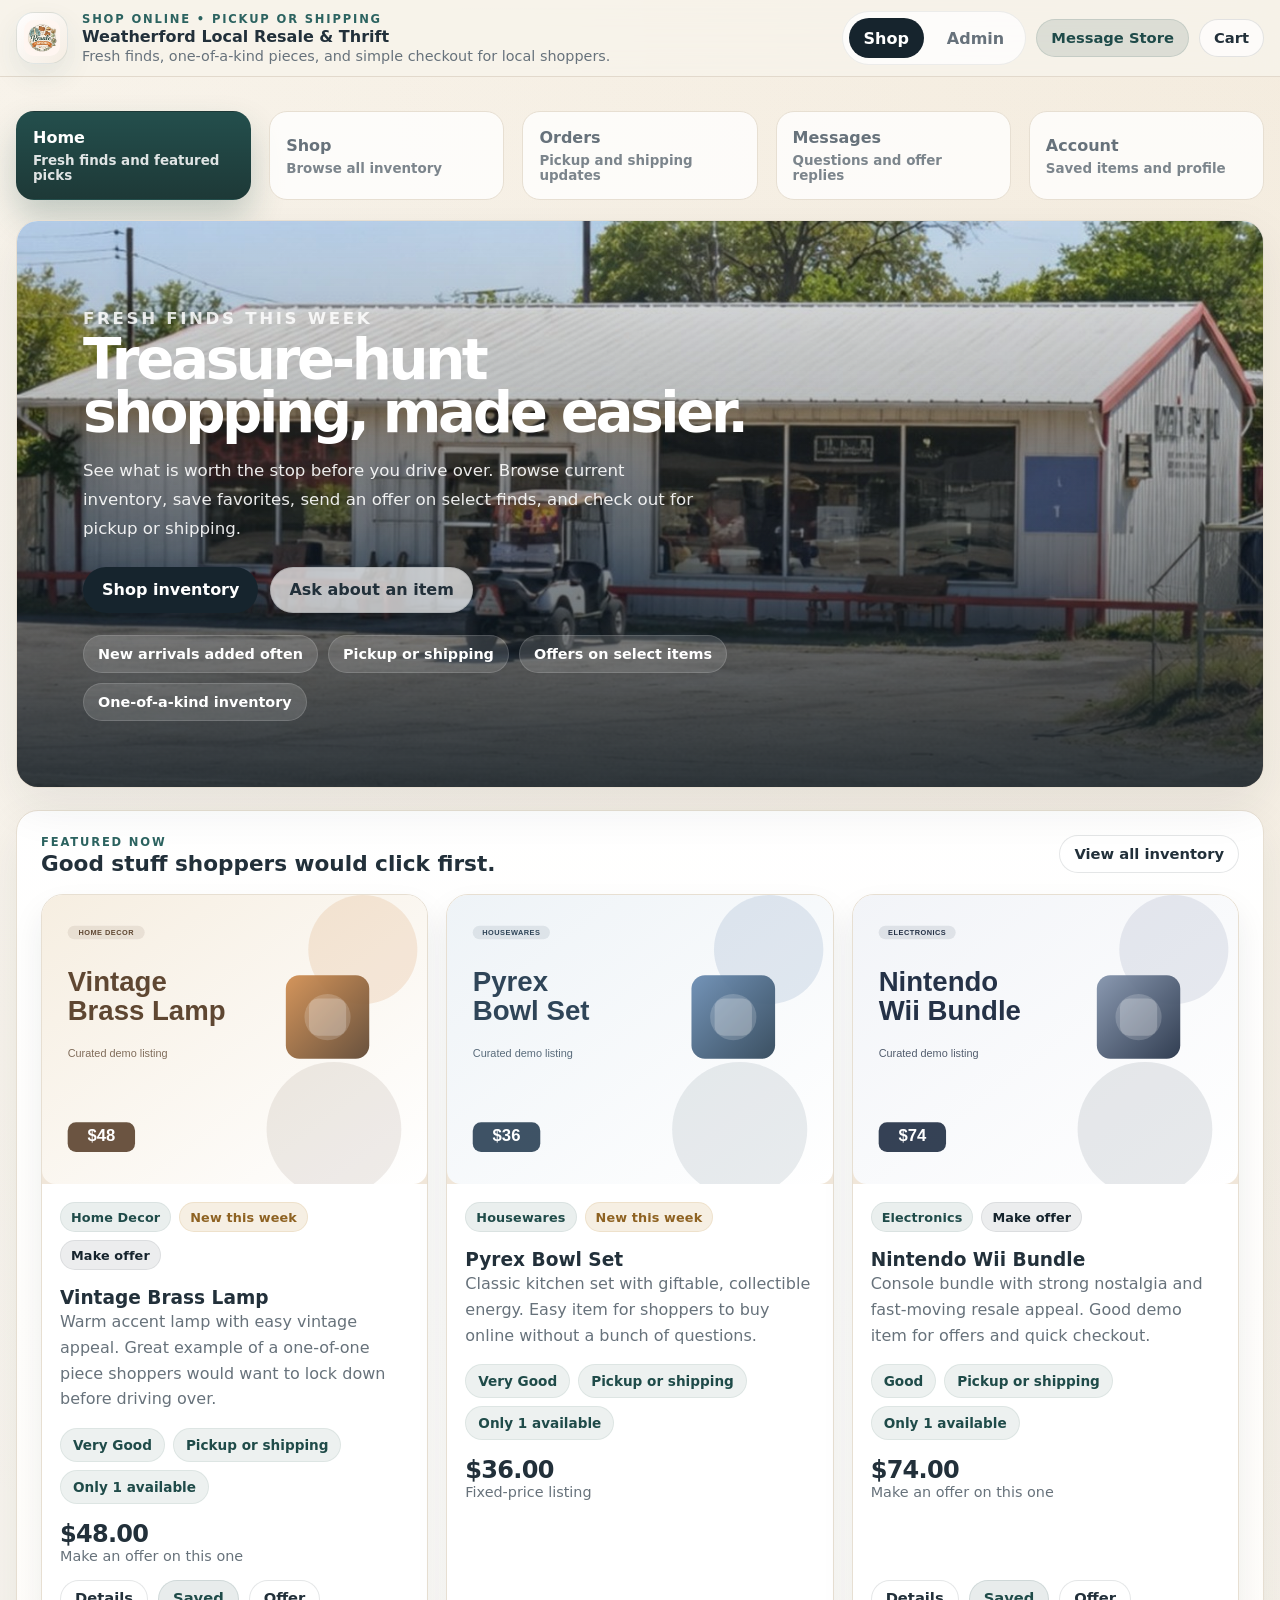
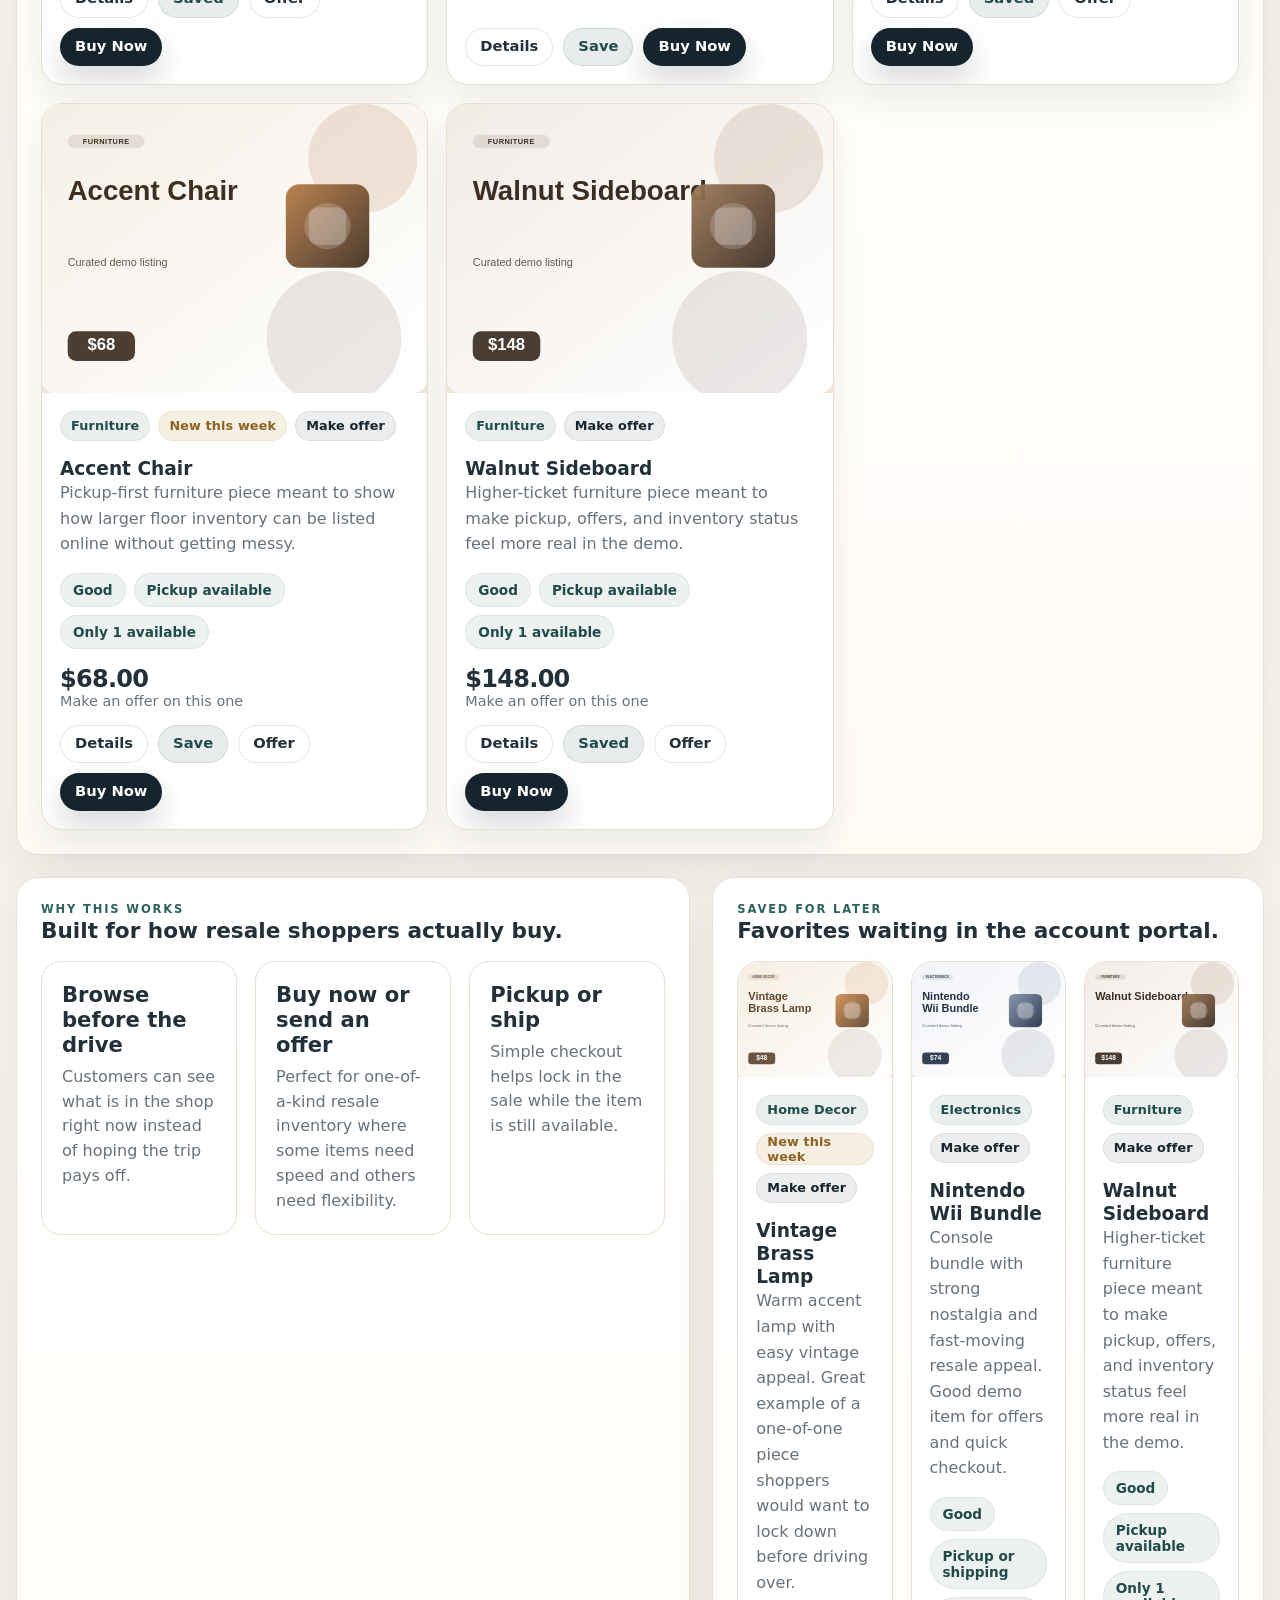
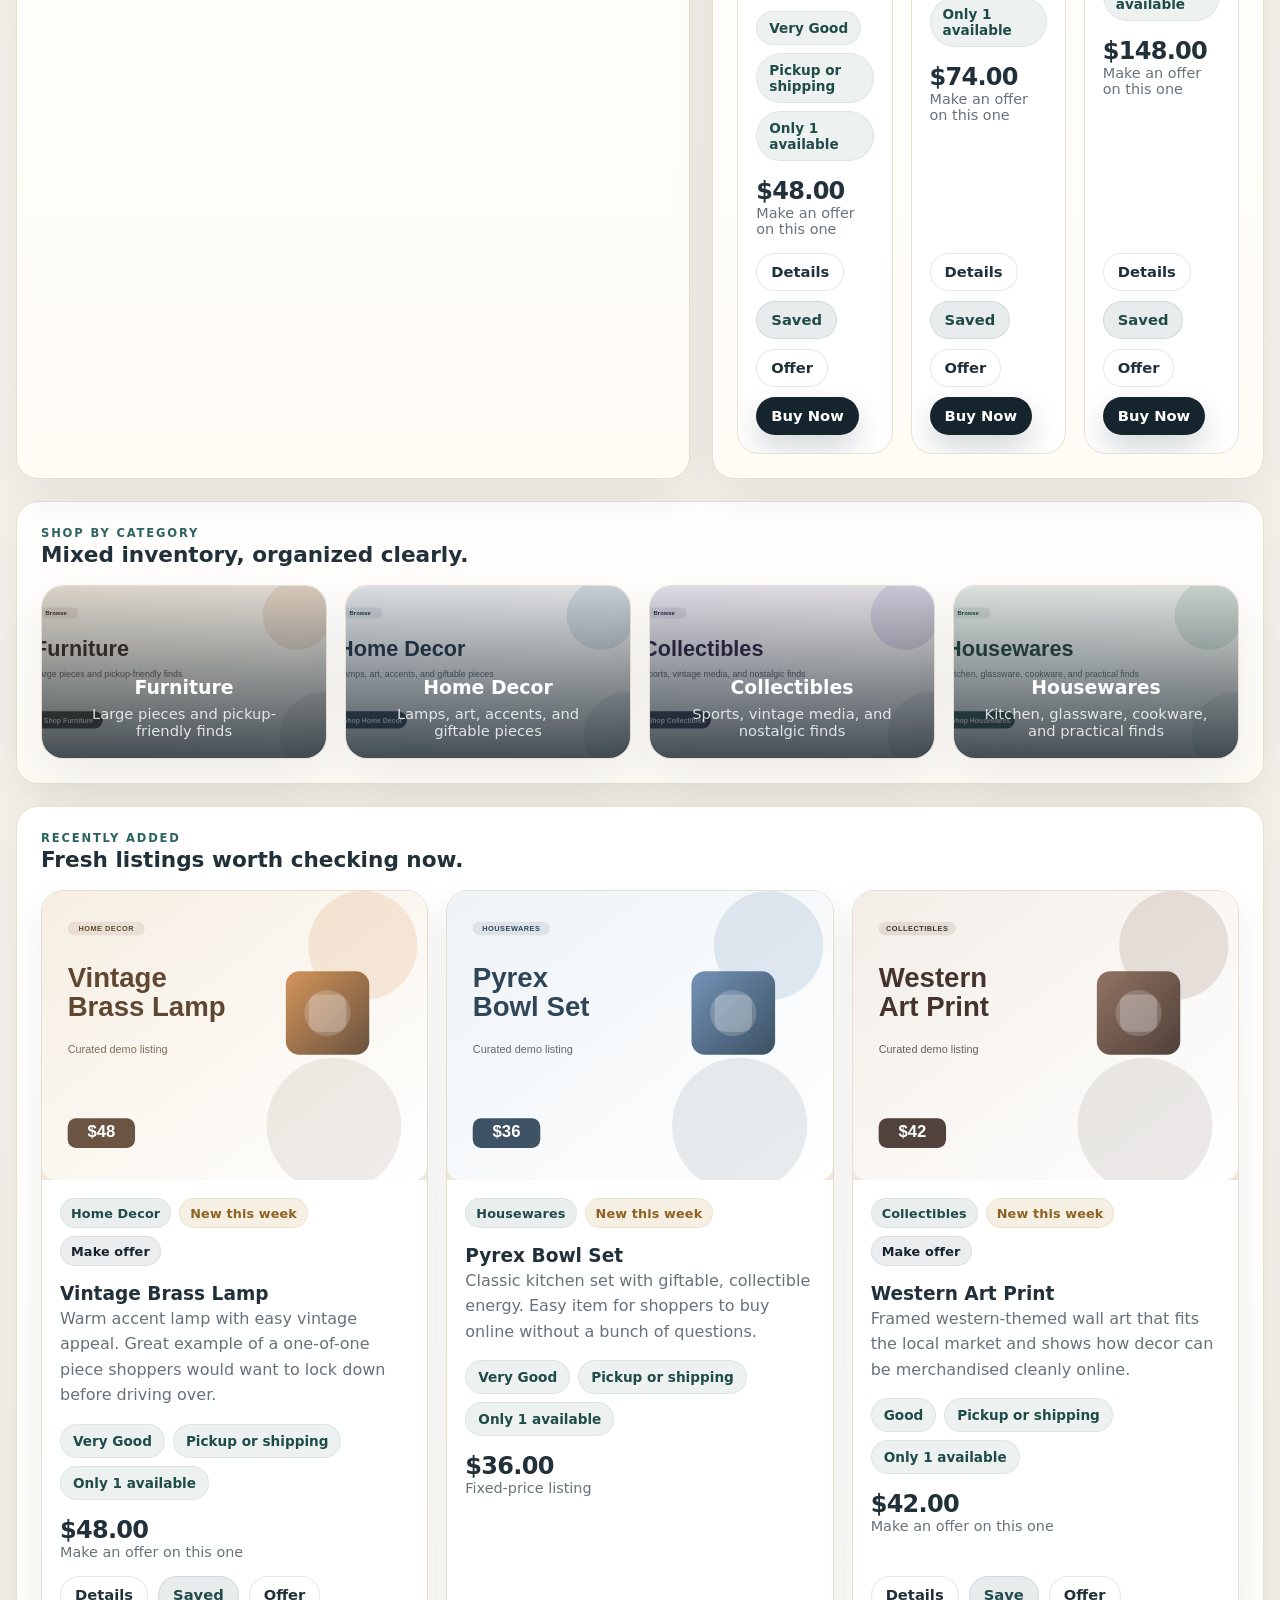
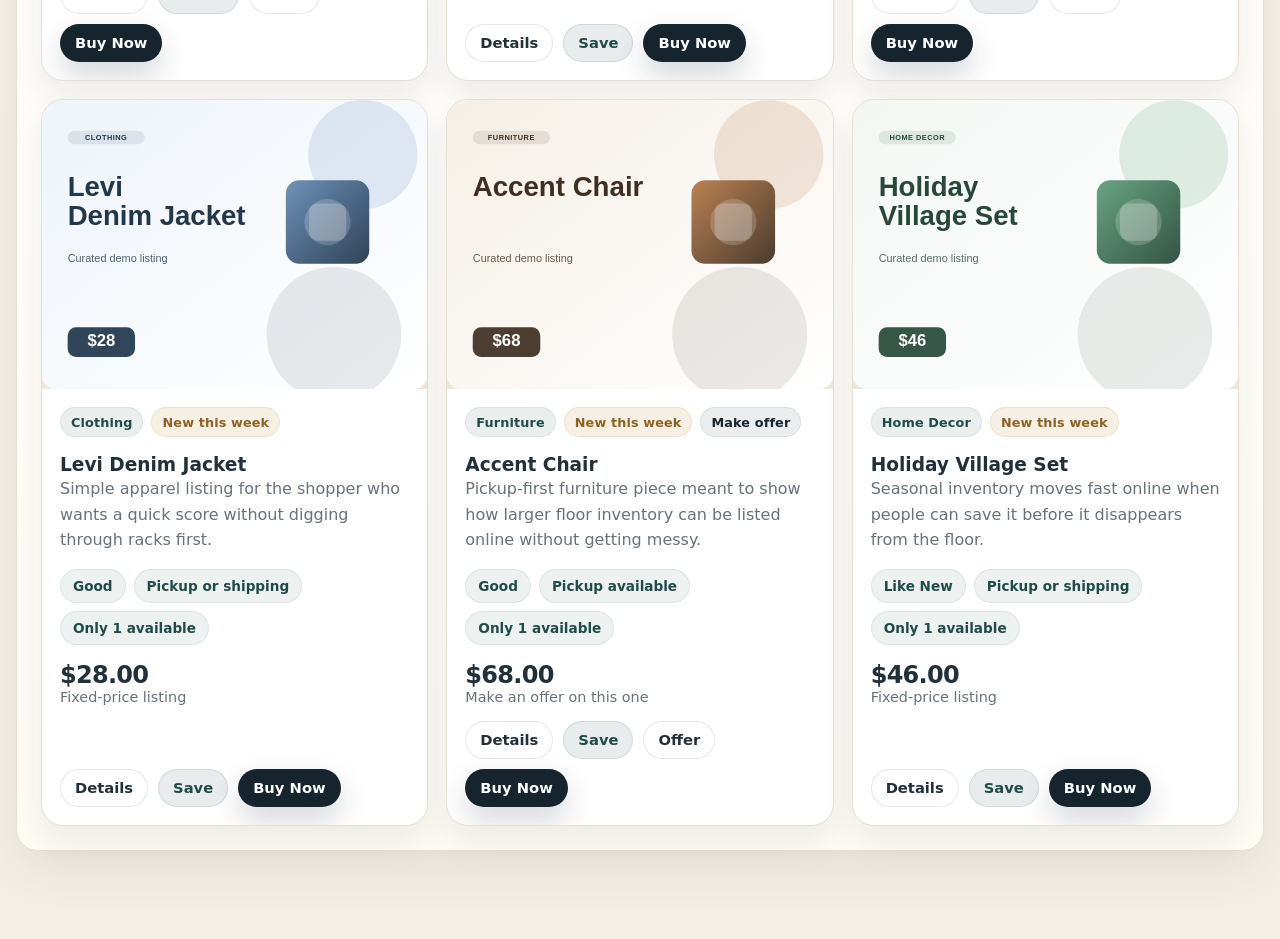
<file: index.html>
<!DOCTYPE html>
<html lang="en">
<head>
  <meta charset="UTF-8" />
  <meta name="viewport" content="width=device-width, initial-scale=1.0" />
  <title>Weatherford Local Resale & Thrift App Demo | Sales v5</title>
  <meta name="description" content="Interactive resale shopping and owner admin demo for Weatherford Local Resale & Thrift. Browse fresh finds, save items, make offers, check out for pickup or shipping, and manage inventory from the owner portal." />
  <meta name="theme-color" content="#1f3f3e" />
  <link rel="icon" href="assets/images/logo.png" />
  <link rel="preload" as="image" href="assets/images/hero-storefront.jpg" />
  <link rel="stylesheet" href="styles.css" />
</head>
<body>
  <div id="app"></div>
  <div id="toast-root" aria-live="polite" aria-atomic="true"></div>
  <script src="app.js"></script>
</body>
</html>
</file>
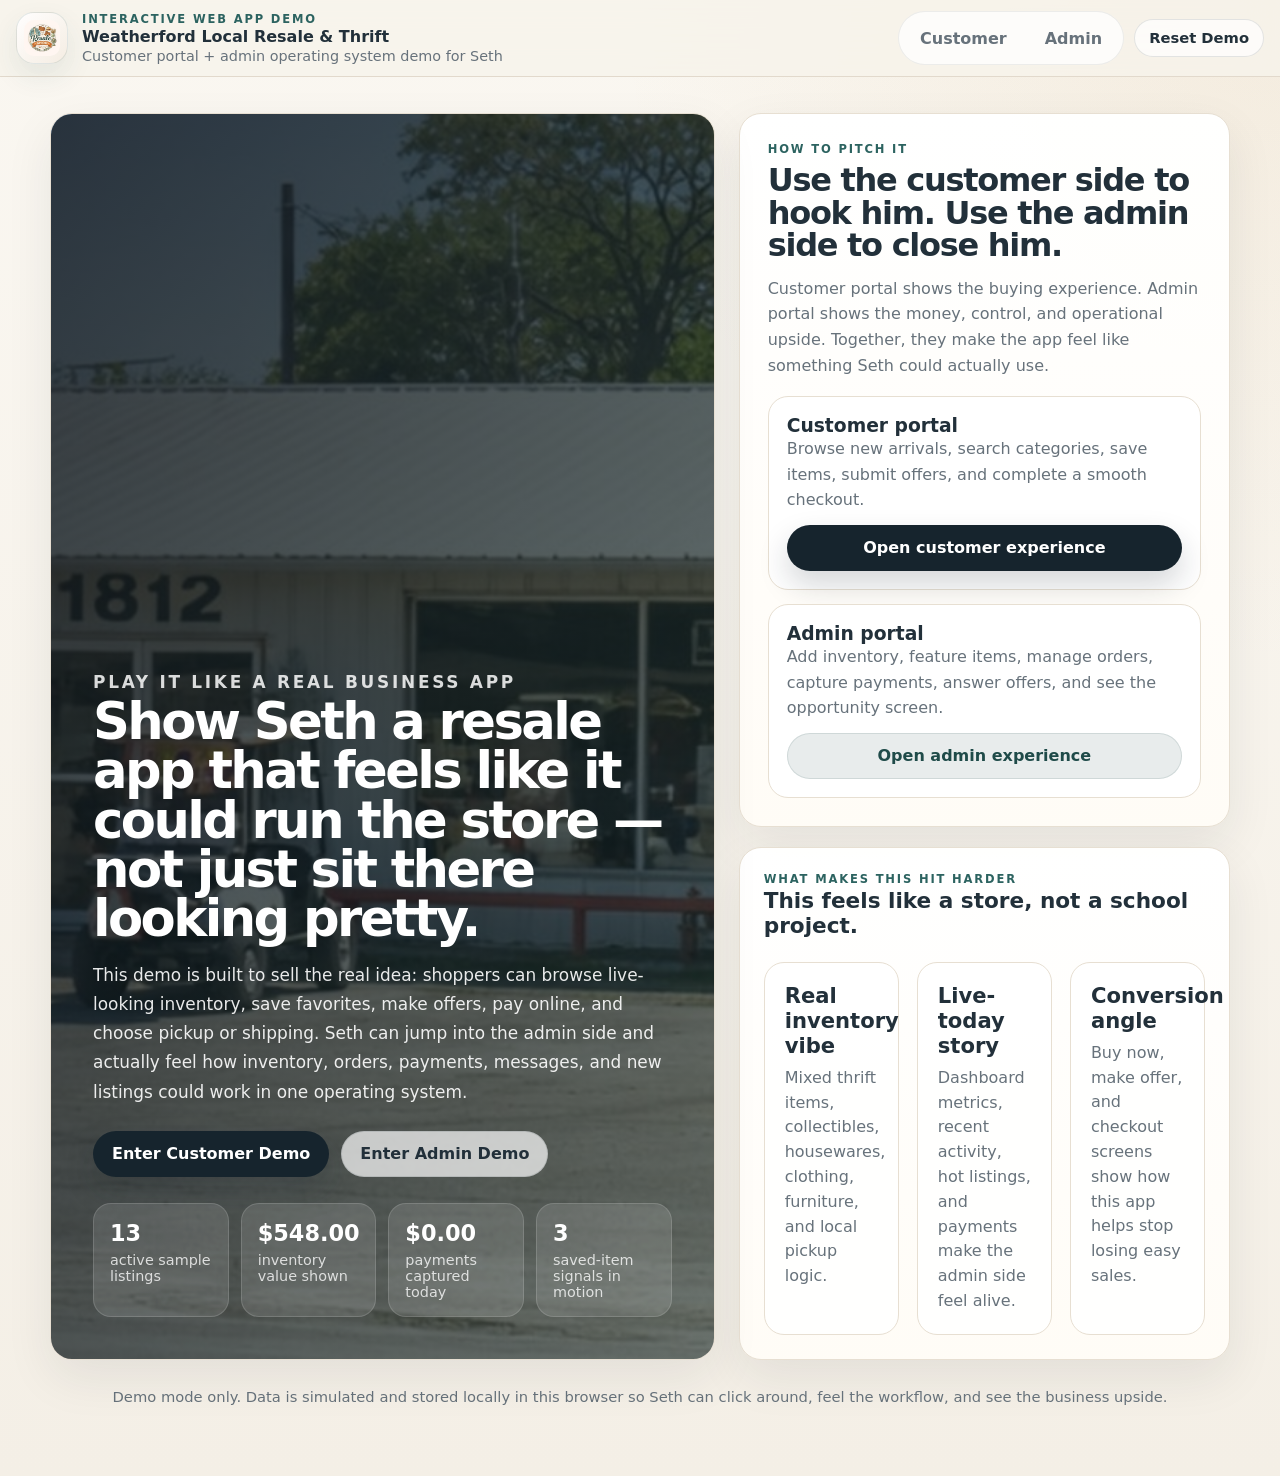
<file: weatherford-local-resale-app-demo-sales-v4-customerfirst/index.html>
<!DOCTYPE html>
<html lang="en">
<head>
  <meta charset="UTF-8" />
  <meta name="viewport" content="width=device-width, initial-scale=1.0" />
  <title>Weatherford Local Resale & Thrift App Demo | Sales v3</title>
  <meta name="description" content="Interactive customer and admin web app demo for Weatherford Local Resale & Thrift. Browse rotating thrift inventory, simulate checkout, and manage inventory from the admin portal." />
  <meta name="theme-color" content="#1f3f3e" />
  <link rel="icon" href="assets/images/logo.png" />
  <link rel="preload" as="image" href="assets/images/hero-storefront.jpg" />
  <link rel="stylesheet" href="styles.css" />
</head>
<body>
  <div id="app"></div>
  <div id="toast-root" aria-live="polite" aria-atomic="true"></div>
  <script src="app.js"></script>
</body>
</html>
</file>
<file: styles.css>
:root {
  --bg: #f7f3eb;
  --panel: #fffdf9;
  --panel-2: #ffffff;
  --border: #e7dfd2;
  --text: #22303a;
  --muted: #67727b;
  --dark: #16242d;
  --teal: #1f4b49;
  --teal-2: #2c6360;
  --gold: #bf8b3d;
  --gold-soft: #ead8b4;
  --orange: #c97343;
  --success: #2f7d5b;
  --danger: #b14f4f;
  --shadow: 0 18px 48px rgba(30, 38, 45, 0.08);
  --radius: 22px;
  --radius-sm: 14px;
  --max: 1380px;
}

* {
  box-sizing: border-box;
}

html {
  scroll-behavior: smooth;
}

body {
  margin: 0;
  font-family: Inter, ui-sans-serif, system-ui, -apple-system, BlinkMacSystemFont, "Segoe UI", sans-serif;
  color: var(--text);
  background:
    radial-gradient(circle at top right, rgba(191, 139, 61, 0.1), transparent 34%),
    linear-gradient(180deg, #faf7f1 0%, #f4efe6 100%);
  min-height: 100vh;
}

a {
  color: inherit;
  text-decoration: none;
}

button,
input,
select,
textarea {
  font: inherit;
}

button {
  cursor: pointer;
}

img {
  max-width: 100%;
  display: block;
}

.hidden {
  display: none !important;
}

.app-shell {
  min-height: 100vh;
}

.topbar {
  position: sticky;
  top: 0;
  z-index: 50;
  backdrop-filter: blur(18px);
  background: rgba(247, 243, 235, 0.82);
  border-bottom: 1px solid rgba(223, 214, 200, 0.9);
}

.topbar-inner,
.container {
  width: min(var(--max), calc(100% - 32px));
  margin: 0 auto;
}

.topbar-inner {
  display: flex;
  align-items: center;
  justify-content: space-between;
  gap: 20px;
  min-height: 76px;
}

.brand {
  display: flex;
  align-items: center;
  gap: 14px;
  min-width: 0;
}

.brand-logo {
  width: 52px;
  height: 52px;
  border-radius: 18px;
  border: 1px solid rgba(31, 75, 73, 0.12);
  background: linear-gradient(135deg, rgba(255,255,255,0.95), rgba(244, 237, 226, 0.95));
  box-shadow: 0 12px 28px rgba(31, 75, 73, 0.09);
  padding: 7px;
  object-fit: cover;
}

.brand-copy {
  min-width: 0;
}

.eyebrow {
  margin: 0 0 2px;
  font-size: 0.72rem;
  letter-spacing: 0.16em;
  text-transform: uppercase;
  color: var(--teal-2);
  font-weight: 700;
}

.brand-title {
  margin: 0;
  font-size: 1rem;
  font-weight: 800;
  line-height: 1.1;
}

.brand-subtitle {
  margin: 2px 0 0;
  color: var(--muted);
  font-size: 0.9rem;
}

.topbar-actions {
  display: flex;
  align-items: center;
  gap: 10px;
  flex-wrap: wrap;
  justify-content: flex-end;
}

.btn,
.tab-chip,
.small-chip {
  border: 1px solid transparent;
  border-radius: 999px;
  transition: 0.2s ease;
}

.btn {
  display: inline-flex;
  align-items: center;
  justify-content: center;
  gap: 10px;
  min-height: 46px;
  padding: 0 18px;
  font-weight: 700;
  line-height: 1;
}

.btn-primary {
  background: var(--dark);
  color: #fff;
  box-shadow: 0 14px 30px rgba(22, 36, 45, 0.18);
}

.btn-primary:hover {
  transform: translateY(-1px);
  background: #0f1a21;
}

.btn-secondary {
  background: rgba(31, 75, 73, 0.1);
  color: var(--teal);
  border-color: rgba(31, 75, 73, 0.12);
}

.btn-secondary:hover {
  background: rgba(31, 75, 73, 0.16);
}

.btn-outline {
  background: rgba(255,255,255,0.7);
  color: var(--text);
  border-color: rgba(34, 48, 58, 0.12);
}

.btn-outline:hover {
  background: #fff;
}

.btn-danger {
  background: rgba(177, 79, 79, 0.1);
  color: var(--danger);
  border-color: rgba(177, 79, 79, 0.14);
}

.btn-sm {
  min-height: 38px;
  padding: 0 14px;
  font-size: 0.92rem;
}

.portal-toggle {
  display: flex;
  align-items: center;
  gap: 8px;
  background: rgba(255,255,255,0.72);
  border: 1px solid rgba(34,48,58,0.08);
  padding: 6px;
  border-radius: 999px;
}

.tab-chip {
  min-height: 40px;
  padding: 0 14px;
  background: transparent;
  color: var(--muted);
  font-weight: 700;
}

.tab-chip.active {
  background: var(--dark);
  color: #fff;
}

.small-chip {
  background: rgba(31,75,73,0.08);
  color: var(--teal);
  border-color: rgba(31,75,73,0.08);
  padding: 8px 12px;
  font-size: 0.85rem;
  font-weight: 700;
}

.small-chip.active {
  background: var(--teal);
  color: #fff;
}

.screen {
  padding: 34px 0 88px;
}

.login-shell {
  width: min(1180px, calc(100% - 32px));
  margin: 0 auto;
  padding: 36px 0 56px;
}

.hero-grid {
  display: grid;
  grid-template-columns: 1.15fr 0.85fr;
  gap: 24px;
  align-items: stretch;
}

.hero-card,
.panel,
.card,
.kpi-card,
.list-card,
.auth-card,
.category-card,
.inventory-card,
.checkout-card {
  border-radius: var(--radius);
  border: 1px solid var(--border);
  background: linear-gradient(180deg, rgba(255,255,255,0.98), rgba(255,252,246,0.98));
  box-shadow: var(--shadow);
}

.hero-card {
  overflow: hidden;
  position: relative;
  min-height: 580px;
  display: flex;
  align-items: flex-end;
}

.hero-card::before {
  content: "";
  position: absolute;
  inset: 0;
  background:
    linear-gradient(180deg, rgba(22,36,45,0.05) 0%, rgba(22,36,45,0.26) 45%, rgba(22,36,45,0.82) 100%),
    url("assets/images/hero-storefront.jpg") center/cover no-repeat;
}

.hero-content {
  position: relative;
  z-index: 2;
  padding: 42px;
  color: #fff;
  max-width: 700px;
}

.hero-content h1 {
  margin: 0;
  font-size: clamp(2.5rem, 4vw, 4.7rem);
  line-height: 0.96;
  letter-spacing: -0.05em;
}

.hero-content p {
  margin: 18px 0 0;
  max-width: 620px;
  font-size: 1.06rem;
  line-height: 1.72;
  color: rgba(255,255,255,0.9);
}

.hero-actions,
.inline-actions,
.stack-actions {
  display: flex;
  flex-wrap: wrap;
  gap: 12px;
}

.hero-actions {
  margin-top: 24px;
}

.hero-stat-grid {
  margin-top: 26px;
  display: grid;
  grid-template-columns: repeat(3, 1fr);
  gap: 12px;
}

.mini-stat {
  border-radius: 18px;
  padding: 16px;
  background: rgba(255,255,255,0.12);
  border: 1px solid rgba(255,255,255,0.14);
}

.mini-stat strong {
  display: block;
  font-size: 1.4rem;
}

.mini-stat span {
  display: block;
  margin-top: 6px;
  color: rgba(255,255,255,0.78);
  font-size: 0.9rem;
}

.side-stack {
  display: grid;
  gap: 20px;
}

.auth-card {
  padding: 28px;
}

.auth-grid {
  display: grid;
  gap: 14px;
  margin-top: 18px;
}

.auth-option {
  padding: 18px;
  border-radius: 20px;
  border: 1px solid var(--border);
  background: #fff;
  display: grid;
  gap: 12px;
}

.auth-option h3,
.section-head h2,
.card-head h3,
.modal-head h3,
.inventory-form h3 {
  margin: 0;
}

.auth-option p,
.card-copy,
.meta,
.supporting,
.table-note,
.form-help {
  margin: 0;
  color: var(--muted);
  line-height: 1.6;
}

.insight-list,
.trust-grid,
.quick-grid,
.kpi-grid,
.product-grid,
.order-grid,
.portal-nav,
.category-grid,
.metrics-grid,
.settings-grid,
.customer-grid,
.analytics-grid,
.message-list,
.payment-grid,
.detail-grid {
  display: grid;
  gap: 18px;
}

.quick-grid {
  grid-template-columns: repeat(3, 1fr);
  margin-top: 24px;
}

.small-panel {
  border-radius: 20px;
  border: 1px solid var(--border);
  background: rgba(255,255,255,0.88);
  padding: 20px;
}

.small-panel strong,
.kpi-card strong {
  font-size: 1.32rem;
  display: block;
}

.small-panel span,
.kpi-card span {
  display: block;
  margin-top: 8px;
  color: var(--muted);
  line-height: 1.55;
}

.portal-shell {
  width: min(var(--max), calc(100% - 32px));
  margin: 0 auto;
}

.portal-header {
  display: flex;
  align-items: center;
  justify-content: space-between;
  gap: 20px;
  margin-bottom: 26px;
  flex-wrap: wrap;
}

.portal-header-copy h1 {
  margin: 6px 0 0;
  font-size: clamp(2rem, 3vw, 3.2rem);
  line-height: 1.02;
  letter-spacing: -0.04em;
}

.portal-header-copy p {
  margin: 12px 0 0;
  max-width: 780px;
  color: var(--muted);
  line-height: 1.7;
}

.portal-nav {
  grid-template-columns: repeat(auto-fit, minmax(130px, 1fr));
  margin-bottom: 20px;
}

.nav-card {
  padding: 16px;
  border-radius: 18px;
  border: 1px solid var(--border);
  background: rgba(255,255,255,0.78);
  font-weight: 800;
  color: var(--muted);
  min-height: 82px;
  text-align: left;
}

.nav-card.active {
  background: linear-gradient(180deg, rgba(31,75,73,0.98), rgba(25,53,51,0.98));
  color: #fff;
  border-color: transparent;
  box-shadow: 0 18px 34px rgba(31,75,73,0.24);
}

.nav-card small {
  display: block;
  margin-top: 6px;
  font-size: 0.84rem;
  font-weight: 600;
  opacity: 0.86;
}

.customer-layout,
.admin-layout,
.home-grid {
  display: grid;
  gap: 20px;
}

.home-grid {
  grid-template-columns: 1.25fr 0.75fr;
}

.kpi-grid {
  grid-template-columns: repeat(4, 1fr);
}

.kpi-card {
  padding: 22px;
}

.kpi-card h3 {
  margin: 0;
  font-size: 0.78rem;
  text-transform: uppercase;
  letter-spacing: 0.18em;
  color: var(--muted);
}

.feature-panel {
  position: relative;
  overflow: hidden;
  min-height: 360px;
}

.feature-panel .feature-bg {
  position: absolute;
  inset: 0;
  background:
    linear-gradient(180deg, rgba(22,36,45,0.14), rgba(22,36,45,0.75)),
    url("assets/images/interior.jpg") center/cover no-repeat;
}

.feature-panel .feature-content {
  position: relative;
  z-index: 1;
  padding: 28px;
  color: #fff;
  display: flex;
  flex-direction: column;
  justify-content: space-between;
  min-height: 100%;
}

.feature-content h2 {
  margin: 8px 0 0;
  font-size: clamp(1.9rem, 3vw, 3rem);
  line-height: 1.02;
  letter-spacing: -0.04em;
}

.feature-content p {
  margin: 14px 0 0;
  max-width: 520px;
  color: rgba(255,255,255,0.88);
  line-height: 1.68;
}

.card {
  padding: 24px;
}

.card-head,
.section-head,
.inventory-toolbar,
.table-head,
.modal-head,
.checkout-head {
  display: flex;
  align-items: flex-start;
  justify-content: space-between;
  gap: 16px;
  flex-wrap: wrap;
}

.section-head {
  margin-bottom: 18px;
}

.section-head h2,
.card-head h3,
.checkout-head h3 {
  font-size: 1.35rem;
}

.product-grid {
  grid-template-columns: repeat(3, minmax(0, 1fr));
}

.product-card {
  border: 1px solid var(--border);
  background: #fff;
  border-radius: 22px;
  overflow: hidden;
  display: flex;
  flex-direction: column;
  min-height: 100%;
}

.product-image-wrap {
  position: relative;
  aspect-ratio: 4 / 3;
  overflow: hidden;
  background: #ece5d8;
}

.product-image {
  width: 100%;
  height: 100%;
  object-fit: cover;
}

.badge-row,
.meta-row,
.price-row,
.portal-badges,
.fulfillment-row,
.form-grid,
.filter-row,
.detail-badges,
.list-row,
.info-row {
  display: flex;
  flex-wrap: wrap;
  gap: 8px;
}

.badge {
  display: inline-flex;
  align-items: center;
  gap: 8px;
  min-height: 30px;
  padding: 0 10px;
  border-radius: 999px;
  font-size: 0.8rem;
  font-weight: 800;
  letter-spacing: 0.01em;
  background: rgba(31,75,73,0.09);
  color: var(--teal);
  border: 1px solid rgba(31,75,73,0.08);
}

.badge.dark {
  background: rgba(22,36,45,0.08);
  color: var(--dark);
  border-color: rgba(22,36,45,0.08);
}

.badge.gold {
  background: rgba(191,139,61,0.14);
  color: #8e6222;
  border-color: rgba(191,139,61,0.14);
}

.badge.success {
  background: rgba(47,125,91,0.14);
  color: #236a4b;
  border-color: rgba(47,125,91,0.12);
}

.badge.danger {
  background: rgba(177,79,79,0.12);
  color: var(--danger);
  border-color: rgba(177,79,79,0.12);
}

.product-body {
  padding: 18px;
  display: flex;
  flex-direction: column;
  gap: 16px;
  flex: 1;
}

.product-title {
  margin: 0;
  font-size: 1.16rem;
  line-height: 1.25;
}

.product-desc {
  margin: 0;
  color: var(--muted);
  line-height: 1.6;
}

.price-row {
  align-items: baseline;
  justify-content: space-between;
}

.price {
  font-size: 1.5rem;
  font-weight: 900;
  letter-spacing: -0.03em;
}

.price-note {
  color: var(--muted);
  font-size: 0.9rem;
}

.product-actions,
.checkout-actions {
  display: flex;
  gap: 10px;
  flex-wrap: wrap;
  margin-top: auto;
}

.empty-state {
  border-radius: 20px;
  padding: 28px;
  border: 1px dashed rgba(34,48,58,0.18);
  background: rgba(255,255,255,0.72);
  text-align: center;
  color: var(--muted);
}

.category-grid {
  grid-template-columns: repeat(4, 1fr);
}

.category-card {
  overflow: hidden;
  min-height: 170px;
  position: relative;
  border-radius: 22px;
  border: 1px solid var(--border);
}

.category-card img {
  position: absolute;
  inset: 0;
  width: 100%;
  height: 100%;
  object-fit: cover;
}

.category-card::after {
  content: "";
  position: absolute;
  inset: 0;
  background: linear-gradient(180deg, rgba(22,36,45,0.1), rgba(22,36,45,0.8));
}

.category-card .category-content {
  position: relative;
  z-index: 1;
  min-height: 170px;
  padding: 18px;
  display: flex;
  flex-direction: column;
  justify-content: flex-end;
  color: #fff;
}

.category-card h3 {
  margin: 0;
  font-size: 1.18rem;
}

.category-card p {
  margin: 7px 0 0;
  color: rgba(255,255,255,0.82);
  font-size: 0.92rem;
}

.filter-bar,
.inventory-toolbar {
  display: flex;
  gap: 12px;
  flex-wrap: wrap;
  align-items: center;
  justify-content: space-between;
}

.search-wrap,
.select-wrap,
.input-wrap {
  position: relative;
}

.search-wrap input,
.select-wrap select,
.input,
.textarea {
  width: 100%;
  min-height: 48px;
  padding: 0 15px;
  border-radius: 16px;
  border: 1px solid rgba(34,48,58,0.12);
  background: rgba(255,255,255,0.92);
  color: var(--text);
  outline: none;
}

.textarea {
  min-height: 120px;
  padding: 14px 15px;
  resize: vertical;
}

.search-wrap input:focus,
.select-wrap select:focus,
.input:focus,
.textarea:focus {
  border-color: rgba(31,75,73,0.34);
  box-shadow: 0 0 0 4px rgba(31,75,73,0.08);
}

.filter-row {
  align-items: center;
}

.list-card,
.order-card,
.customer-card,
.payment-card,
.message-card,
.settings-card,
.analytics-card {
  padding: 20px;
  border: 1px solid var(--border);
  border-radius: 20px;
  background: #fff;
}

.order-grid,
.customer-grid,
.payment-grid,
.message-list,
.settings-grid,
.analytics-grid {
  grid-template-columns: repeat(2, minmax(0, 1fr));
}

.order-card h3,
.customer-card h3,
.payment-card h3,
.message-card h3,
.analytics-card h3,
.settings-card h3 {
  margin: 0 0 8px;
  font-size: 1.08rem;
}

.order-card p,
.customer-card p,
.payment-card p,
.message-card p,
.analytics-card p,
.settings-card p {
  margin: 0;
  color: var(--muted);
  line-height: 1.6;
}

.row-between {
  display: flex;
  align-items: center;
  justify-content: space-between;
  gap: 12px;
  flex-wrap: wrap;
}

.detail-list {
  display: grid;
  gap: 12px;
}

.detail-item {
  display: flex;
  align-items: center;
  justify-content: space-between;
  gap: 14px;
  padding: 12px 14px;
  border-radius: 16px;
  border: 1px solid rgba(34,48,58,0.08);
  background: rgba(248,244,236,0.62);
}

.detail-label {
  color: var(--muted);
  font-size: 0.92rem;
}

.table {
  width: 100%;
  border-collapse: collapse;
}

.table-wrap {
  overflow: auto;
  border-radius: 20px;
  border: 1px solid var(--border);
  background: #fff;
}

.table th,
.table td {
  padding: 14px 16px;
  border-bottom: 1px solid rgba(34,48,58,0.08);
  text-align: left;
  white-space: nowrap;
}

.table th {
  font-size: 0.82rem;
  text-transform: uppercase;
  letter-spacing: 0.14em;
  color: var(--muted);
}

.table tr:last-child td {
  border-bottom: none;
}

.metric-bar-wrap {
  display: grid;
  gap: 12px;
}

.metric-row {
  display: grid;
  gap: 8px;
}

.metric-top {
  display: flex;
  align-items: center;
  justify-content: space-between;
  gap: 10px;
}

.metric-bar {
  width: 100%;
  height: 11px;
  border-radius: 999px;
  background: #ede6db;
  overflow: hidden;
}

.metric-fill {
  height: 100%;
  border-radius: inherit;
  background: linear-gradient(90deg, var(--teal), var(--gold));
}

.inventory-layout {
  display: grid;
  grid-template-columns: 1.15fr 0.85fr;
  gap: 20px;
}

.inventory-form {
  padding: 24px;
}

.form-grid {
  display: grid;
  grid-template-columns: repeat(2, minmax(0, 1fr));
  gap: 14px;
}

.form-grid .full {
  grid-column: 1 / -1;
}

.checkbox-grid {
  display: flex;
  flex-wrap: wrap;
  gap: 12px;
}

.toggle {
  display: inline-flex;
  align-items: center;
  gap: 10px;
  min-height: 44px;
  padding: 0 14px;
  border-radius: 999px;
  border: 1px solid rgba(34,48,58,0.12);
  background: rgba(255,255,255,0.92);
}

.toggle input {
  accent-color: var(--teal);
}

.message-item {
  display: flex;
  gap: 14px;
  align-items: flex-start;
}

.avatar {
  width: 42px;
  height: 42px;
  border-radius: 50%;
  display: grid;
  place-items: center;
  font-weight: 900;
  background: rgba(31,75,73,0.12);
  color: var(--teal);
  flex-shrink: 0;
}

.checkout-layout {
  display: grid;
  grid-template-columns: 1.05fr 0.95fr;
  gap: 20px;
}

.checkout-card {
  padding: 24px;
}

.checkout-summary-list {
  display: grid;
  gap: 12px;
}

.checkout-line {
  display: flex;
  align-items: center;
  justify-content: space-between;
  gap: 12px;
}

.divider {
  height: 1px;
  background: rgba(34,48,58,0.08);
  margin: 18px 0;
}

.modal-overlay,
.drawer-overlay {
  position: fixed;
  inset: 0;
  background: rgba(11, 18, 23, 0.5);
  backdrop-filter: blur(8px);
  z-index: 120;
  display: flex;
  align-items: center;
  justify-content: center;
  padding: 18px;
}

.modal,
.drawer {
  width: min(960px, 100%);
  border-radius: 28px;
  background: linear-gradient(180deg, rgba(255,255,255,0.98), rgba(255,251,245,0.98));
  border: 1px solid rgba(255,255,255,0.5);
  box-shadow: 0 30px 80px rgba(11,18,23,0.24);
}

.modal {
  overflow: hidden;
}

.modal-body {
  padding: 24px;
}

.product-detail {
  display: grid;
  grid-template-columns: 1fr 1fr;
  gap: 22px;
}

.product-detail img {
  width: 100%;
  height: 100%;
  max-height: 420px;
  object-fit: cover;
  border-radius: 22px;
  border: 1px solid var(--border);
}

.drawer-overlay {
  justify-content: flex-end;
}

.drawer {
  height: 100%;
  max-width: 460px;
  border-radius: 30px 0 0 30px;
  display: flex;
  flex-direction: column;
}

.drawer-header,
.drawer-body,
.drawer-footer {
  padding: 22px;
}

.drawer-header {
  border-bottom: 1px solid rgba(34,48,58,0.08);
}

.drawer-body {
  overflow: auto;
  flex: 1;
  display: grid;
  gap: 14px;
}

.cart-item {
  display: grid;
  grid-template-columns: 88px 1fr;
  gap: 14px;
  padding: 14px;
  border-radius: 18px;
  border: 1px solid var(--border);
  background: #fff;
}

.cart-item img {
  width: 88px;
  height: 88px;
  border-radius: 14px;
  object-fit: cover;
}

.cart-item h4 {
  margin: 0 0 6px;
}

.drawer-footer {
  border-top: 1px solid rgba(34,48,58,0.08);
  display: grid;
  gap: 14px;
}

.toast {
  position: fixed;
  right: 18px;
  bottom: 18px;
  z-index: 150;
  min-width: 280px;
  max-width: 380px;
  padding: 16px 18px;
  border-radius: 18px;
  background: rgba(22,36,45,0.95);
  color: #fff;
  box-shadow: 0 20px 50px rgba(11,18,23,0.22);
}

.toast strong {
  display: block;
  margin-bottom: 4px;
}

.footer-note {
  margin-top: 28px;
  text-align: center;
  color: var(--muted);
  font-size: 0.92rem;
}

.notice {
  padding: 16px 18px;
  border-radius: 18px;
  border: 1px solid rgba(191,139,61,0.18);
  background: rgba(191,139,61,0.08);
  color: #7b5a21;
}

.mobile-stack {
  display: none;
}

@media (max-width: 1180px) {
  .hero-grid,
  .home-grid,
  .checkout-layout,
  .inventory-layout,
  .product-detail {
    grid-template-columns: 1fr;
  }

  .kpi-grid {
    grid-template-columns: repeat(2, 1fr);
  }

  .product-grid,
  .category-grid,
  .order-grid,
  .customer-grid,
  .payment-grid,
  .message-list,
  .settings-grid,
  .analytics-grid {
    grid-template-columns: repeat(2, minmax(0, 1fr));
  }
}

@media (max-width: 820px) {
  .topbar-inner {
    align-items: flex-start;
    padding: 12px 0;
    min-height: auto;
    flex-direction: column;
  }

  .topbar-actions {
    width: 100%;
    justify-content: space-between;
  }

  .hero-content {
    padding: 28px;
  }

  .hero-content h1 {
    font-size: 2.4rem;
  }

  .hero-stat-grid,
  .quick-grid,
  .kpi-grid,
  .product-grid,
  .category-grid,
  .order-grid,
  .customer-grid,
  .payment-grid,
  .message-list,
  .settings-grid,
  .analytics-grid,
  .form-grid,
  .portal-nav {
    grid-template-columns: 1fr;
  }

  .drawer {
    max-width: 100%;
    border-radius: 26px 26px 0 0;
    height: auto;
    max-height: 92vh;
  }

  .drawer-overlay {
    align-items: flex-end;
  }

  .mobile-stack {
    display: flex;
    flex-direction: column;
    gap: 10px;
  }
}

@media (max-width: 560px) {
  .container,
  .topbar-inner,
  .login-shell,
  .portal-shell {
    width: min(100% - 20px, var(--max));
  }

  .hero-card {
    min-height: 520px;
  }

  .auth-card,
  .card,
  .inventory-form,
  .checkout-card,
  .modal-body,
  .drawer-header,
  .drawer-body,
  .drawer-footer {
    padding: 18px;
  }

  .portal-header-copy h1 {
    font-size: 2rem;
  }

  .btn {
    width: 100%;
  }

  .portal-toggle {
    width: 100%;
    justify-content: space-between;
  }

  .tab-chip {
    flex: 1;
  }
}


.opportunity-grid {
  grid-template-columns: repeat(2, minmax(0, 1fr));
}

.opportunity-hero {
  background: linear-gradient(135deg, rgba(31,75,73,0.08), rgba(191,139,61,0.10), rgba(255,255,255,0.96));
}

.opportunity-mini-grid {
  grid-template-columns: repeat(3, minmax(0, 1fr));
}

.opportunity-phase-grid {
  grid-template-columns: repeat(4, minmax(0, 1fr));
}

@media (max-width: 980px) {
  .opportunity-mini-grid,
  .opportunity-phase-grid,
  .opportunity-grid {
    grid-template-columns: 1fr;
  }
}


/* Sales v3 enhancements */
.hero-grid-strong .hero-card{min-height:560px;}
.hero-card-photo{position:relative; overflow:hidden;}
.hero-card-photo::before{content:""; position:absolute; inset:0; background:linear-gradient(120deg, rgba(16,23,29,.86), rgba(21,42,39,.62)), url("assets/images/hero-storefront.jpg") center/cover no-repeat;}
.hero-card-photo .hero-content{position:relative; z-index:1;}
.hero-content-wide{max-width:760px;}
.hero-stat-grid-strong{grid-template-columns:repeat(4,minmax(0,1fr));}
.quick-grid-tight{grid-template-columns:repeat(3,minmax(0,1fr));}
.feature-panel-photo{position:relative; overflow:hidden; min-height:420px;}
.feature-panel-photo .feature-bg{position:absolute; inset:0; background:linear-gradient(135deg, rgba(15,26,33,.88), rgba(31,75,73,.62)), url("assets/images/interior.jpg") center/cover no-repeat;}
.live-card{background:linear-gradient(180deg, rgba(255,255,255,.96), rgba(249,244,235,.94));}
.live-metric-grid{display:grid; grid-template-columns:repeat(2,minmax(0,1fr)); gap:14px;}
.live-metric{padding:16px 18px; border-radius:18px; background:rgba(31,75,73,.07); border:1px solid rgba(31,75,73,.10);}
.live-metric strong{display:block; font-size:1.7rem; line-height:1.05; margin-bottom:4px;}
.live-metric span{display:block; color:var(--muted); font-size:.92rem;}
.product-grid-strong .product-card{box-shadow:0 16px 32px rgba(30,38,45,.08);}
.how-grid{grid-template-columns:repeat(3,minmax(0,1fr));}
.live-dashboard-grid{display:grid; grid-template-columns:repeat(4,minmax(0,1fr)); gap:16px;}
.live-big-stat{padding:18px 20px; border-radius:20px; background:rgba(31,75,73,.07); border:1px solid rgba(31,75,73,.1);}
.live-big-stat span{display:block; color:var(--muted); font-size:.86rem; text-transform:uppercase; letter-spacing:.12em; font-weight:700;}
.live-big-stat strong{display:block; margin-top:8px; font-size:2rem; line-height:1.02;}
.live-big-stat small{display:block; margin-top:8px; color:var(--muted); font-size:.9rem;}
.today-actions-grid{grid-template-columns:repeat(3,minmax(0,1fr));}
.activity-list{display:grid; gap:12px;}
.activity-item{display:flex; align-items:flex-start; justify-content:space-between; gap:16px; padding:14px 0; border-bottom:1px solid var(--border);}
.activity-item:last-child{border-bottom:0; padding-bottom:0;}
.activity-item p{margin:6px 0 0; color:var(--muted);}
.hot-list{display:grid; gap:14px;}
.hot-item{display:grid; grid-template-columns:90px 1fr; gap:14px; align-items:center; padding:12px; border:1px solid var(--border); border-radius:18px; background:rgba(255,255,255,.82);}
.hot-item img{width:90px; height:90px; object-fit:cover; border-radius:14px;}
.hot-item p{margin:6px 0 8px; color:var(--muted);}
.live-dashboard-hero{background:linear-gradient(180deg, rgba(255,255,255,.98), rgba(249,244,235,.95));}
@media (max-width: 1100px){.hero-stat-grid-strong,.live-dashboard-grid,.today-actions-grid,.how-grid,.quick-grid-tight{grid-template-columns:repeat(2,minmax(0,1fr));}}
@media (max-width: 780px){.hero-card-photo{min-height:unset;}.hero-grid-strong .hero-card{min-height:unset;}.hero-stat-grid-strong,.live-dashboard-grid,.today-actions-grid,.how-grid,.quick-grid-tight,.live-metric-grid{grid-template-columns:1fr;}.hot-item{grid-template-columns:72px 1fr;}.hot-item img{width:72px;height:72px;}}

/* v5 customer-first polish */
.topbar-actions .btn-secondary {
  background: rgba(31, 75, 73, 0.12);
}
.customer-nav {
  margin-top: 0;
}
.customer-header {
  margin-bottom: 18px;
}
.section-spaced {
  margin-top: 22px;
}
.shop-hero {
  position: relative;
  overflow: hidden;
  min-height: 460px;
  display: flex;
  align-items: flex-end;
  margin-bottom: 22px;
}
.shop-hero-media {
  position: absolute;
  inset: 0;
  background:
    linear-gradient(180deg, rgba(17,28,35,0.10) 0%, rgba(17,28,35,0.36) 44%, rgba(17,28,35,0.86) 100%),
    url("assets/images/hero-storefront.jpg") center/cover no-repeat;
}
.shop-hero-content {
  position: relative;
  z-index: 2;
  padding: 42px;
  color: #fff;
  max-width: 760px;
}
.shop-hero-content h1 {
  margin: 0;
  font-size: clamp(2.7rem, 4.4vw, 4.9rem);
  line-height: 0.94;
  letter-spacing: -0.06em;
}
.shop-hero-content p {
  margin: 18px 0 0;
  max-width: 620px;
  font-size: 1.04rem;
  line-height: 1.72;
  color: rgba(255,255,255,0.9);
}
.trust-strip {
  display: flex;
  flex-wrap: wrap;
  gap: 10px;
  margin-top: 22px;
}
.trust-chip {
  background: rgba(255,255,255,0.14);
  border: 1px solid rgba(255,255,255,0.14);
  color: #fff;
  padding: 10px 14px;
  border-radius: 999px;
  font-weight: 700;
  font-size: 0.9rem;
}
.product-grid-compact {
  grid-template-columns: repeat(3, minmax(0, 1fr));
}
.story-grid {
  display: grid;
  grid-template-columns: 1.1fr 0.9fr;
  gap: 22px;
}
.product-image-wrap {
  background: linear-gradient(180deg, #f6f0e8 0%, #f0e6d9 100%);
}
.product-image {
  aspect-ratio: 4 / 3;
  object-fit: cover;
}
.product-desc {
  min-height: 72px;
}
.category-card img {
  aspect-ratio: 2 / 1;
  object-fit: cover;
}
.portal-header.customer-header h1 {
  font-size: clamp(2rem, 3.1vw, 3.1rem);
  letter-spacing: -0.04em;
}
.topbar .badge.gold {
  margin-left: 8px;
}
@media (max-width: 980px) {
  .story-grid,
  .product-grid-compact {
    grid-template-columns: 1fr;
  }
  .shop-hero {
    min-height: 420px;
  }
  .shop-hero-content {
    padding: 28px;
  }
}


.summary-grid {
  display: grid;
  gap: 14px;
  grid-template-columns: repeat(3, minmax(0, 1fr));
}

.summary-card {
  border: 1px solid var(--border);
  background: rgba(255,255,255,0.92);
  border-radius: 18px;
  padding: 16px;
}

.summary-card span {
  display: block;
  color: var(--muted);
  font-size: 0.84rem;
  text-transform: uppercase;
  letter-spacing: 0.08em;
}

.summary-card strong {
  display: block;
  margin-top: 8px;
  font-size: 1.5rem;
}

.summary-card small {
  display: block;
  margin-top: 8px;
  color: var(--muted);
  line-height: 1.5;
}

.utility-order-grid {
  grid-template-columns: 1fr 1fr;
  align-items: start;
}

.utility-order-card-item {
  min-height: 100%;
}

.order-card-head {
  display: grid;
  grid-template-columns: 60px 1fr auto;
  gap: 14px;
  align-items: center;
}

.order-thumb {
  width: 60px;
  height: 60px;
  border-radius: 16px;
  object-fit: cover;
  border: 1px solid rgba(34,48,58,0.08);
  background: #fff;
}

.message-shell {
  display: grid;
  grid-template-columns: 0.9fr 1.1fr;
  gap: 18px;
}

.card-subtle {
  border: 1px solid var(--border);
  border-radius: 20px;
  background: rgba(255,255,255,0.72);
  padding: 18px;
}

.thread-list {
  display: grid;
  gap: 12px;
  align-content: start;
}

.thread-list h3,
.thread-panel h3,
.saved-mini-card h3 {
  margin: 0;
}

.thread-item {
  width: 100%;
  text-align: left;
  display: grid;
  grid-template-columns: 40px 1fr;
  gap: 12px;
  padding: 14px;
  border: 1px solid var(--border);
  border-radius: 16px;
  background: #fff;
  cursor: default;
}

.thread-item.active {
  border-color: rgba(27,84,79,0.3);
  box-shadow: 0 10px 24px rgba(27,84,79,0.08);
}

.thread-item p,
.thread-item small,
.thread-panel p {
  margin: 4px 0 0;
  color: var(--muted);
  line-height: 1.5;
}

.thread-panel {
  display: grid;
  gap: 16px;
  align-content: start;
}

.thread-panel-head {
  display: flex;
  align-items: center;
  justify-content: space-between;
  gap: 12px;
  flex-wrap: wrap;
}

.conversation-stack {
  display: grid;
  gap: 12px;
}

.conversation-bubble {
  padding: 14px 16px;
  border-radius: 18px;
  max-width: 86%;
}

.conversation-bubble.incoming {
  background: rgba(255,255,255,0.96);
  border: 1px solid var(--border);
}

.conversation-bubble.outgoing {
  background: rgba(27,84,79,0.08);
  border: 1px solid rgba(27,84,79,0.1);
  margin-left: auto;
}

.conversation-bubble strong,
.saved-mini-card strong {
  display: block;
}

.conversation-bubble small {
  display: block;
  margin-top: 8px;
  color: var(--muted);
}

.message-support-grid {
  grid-template-columns: repeat(2, minmax(0, 1fr));
}

.utility-customer-grid {
  grid-template-columns: 0.9fr 1.1fr;
  align-items: start;
}

.profile-stack {
  display: grid;
  gap: 0;
  align-content: start;
}

.account-panels {
  grid-template-columns: repeat(2, minmax(0, 1fr));
}

.saved-mini-grid {
  display: grid;
  gap: 14px;
}

.saved-mini-card {
  display: grid;
  grid-template-columns: 92px 1fr;
  gap: 14px;
  padding: 14px;
  border: 1px solid var(--border);
  border-radius: 18px;
  background: rgba(255,255,255,0.9);
}

.saved-mini-card img {
  width: 92px;
  height: 92px;
  border-radius: 16px;
  object-fit: cover;
  background: #fff;
  border: 1px solid rgba(34,48,58,0.08);
}

.saved-mini-card p {
  margin: 6px 0 0;
  color: var(--muted);
}

.polished-settings-grid {
  align-items: start;
}

@media (max-width: 1180px) {
  .summary-grid,
  .message-shell,
  .utility-customer-grid,
  .utility-order-grid,
  .account-panels,
  .message-support-grid {
    grid-template-columns: 1fr;
  }
}

@media (max-width: 820px) {
  .saved-mini-card,
  .order-card-head {
    grid-template-columns: 1fr;
  }

  .conversation-bubble {
    max-width: 100%;
  }
}
</file>
<file: weatherford-local-resale-app-demo-sales-v4-customerfirst/styles.css>
:root {
  --bg: #f7f3eb;
  --panel: #fffdf9;
  --panel-2: #ffffff;
  --border: #e7dfd2;
  --text: #22303a;
  --muted: #67727b;
  --dark: #16242d;
  --teal: #1f4b49;
  --teal-2: #2c6360;
  --gold: #bf8b3d;
  --gold-soft: #ead8b4;
  --orange: #c97343;
  --success: #2f7d5b;
  --danger: #b14f4f;
  --shadow: 0 18px 48px rgba(30, 38, 45, 0.08);
  --radius: 22px;
  --radius-sm: 14px;
  --max: 1380px;
}

* {
  box-sizing: border-box;
}

html {
  scroll-behavior: smooth;
}

body {
  margin: 0;
  font-family: Inter, ui-sans-serif, system-ui, -apple-system, BlinkMacSystemFont, "Segoe UI", sans-serif;
  color: var(--text);
  background:
    radial-gradient(circle at top right, rgba(191, 139, 61, 0.1), transparent 34%),
    linear-gradient(180deg, #faf7f1 0%, #f4efe6 100%);
  min-height: 100vh;
}

a {
  color: inherit;
  text-decoration: none;
}

button,
input,
select,
textarea {
  font: inherit;
}

button {
  cursor: pointer;
}

img {
  max-width: 100%;
  display: block;
}

.hidden {
  display: none !important;
}

.app-shell {
  min-height: 100vh;
}

.topbar {
  position: sticky;
  top: 0;
  z-index: 50;
  backdrop-filter: blur(18px);
  background: rgba(247, 243, 235, 0.82);
  border-bottom: 1px solid rgba(223, 214, 200, 0.9);
}

.topbar-inner,
.container {
  width: min(var(--max), calc(100% - 32px));
  margin: 0 auto;
}

.topbar-inner {
  display: flex;
  align-items: center;
  justify-content: space-between;
  gap: 20px;
  min-height: 76px;
}

.brand {
  display: flex;
  align-items: center;
  gap: 14px;
  min-width: 0;
}

.brand-logo {
  width: 52px;
  height: 52px;
  border-radius: 18px;
  border: 1px solid rgba(31, 75, 73, 0.12);
  background: linear-gradient(135deg, rgba(255,255,255,0.95), rgba(244, 237, 226, 0.95));
  box-shadow: 0 12px 28px rgba(31, 75, 73, 0.09);
  padding: 7px;
  object-fit: cover;
}

.brand-copy {
  min-width: 0;
}

.eyebrow {
  margin: 0 0 2px;
  font-size: 0.72rem;
  letter-spacing: 0.16em;
  text-transform: uppercase;
  color: var(--teal-2);
  font-weight: 700;
}

.brand-title {
  margin: 0;
  font-size: 1rem;
  font-weight: 800;
  line-height: 1.1;
}

.brand-subtitle {
  margin: 2px 0 0;
  color: var(--muted);
  font-size: 0.9rem;
}

.topbar-actions {
  display: flex;
  align-items: center;
  gap: 10px;
  flex-wrap: wrap;
  justify-content: flex-end;
}

.btn,
.tab-chip,
.small-chip {
  border: 1px solid transparent;
  border-radius: 999px;
  transition: 0.2s ease;
}

.btn {
  display: inline-flex;
  align-items: center;
  justify-content: center;
  gap: 10px;
  min-height: 46px;
  padding: 0 18px;
  font-weight: 700;
  line-height: 1;
}

.btn-primary {
  background: var(--dark);
  color: #fff;
  box-shadow: 0 14px 30px rgba(22, 36, 45, 0.18);
}

.btn-primary:hover {
  transform: translateY(-1px);
  background: #0f1a21;
}

.btn-secondary {
  background: rgba(31, 75, 73, 0.1);
  color: var(--teal);
  border-color: rgba(31, 75, 73, 0.12);
}

.btn-secondary:hover {
  background: rgba(31, 75, 73, 0.16);
}

.btn-outline {
  background: rgba(255,255,255,0.7);
  color: var(--text);
  border-color: rgba(34, 48, 58, 0.12);
}

.btn-outline:hover {
  background: #fff;
}

.btn-danger {
  background: rgba(177, 79, 79, 0.1);
  color: var(--danger);
  border-color: rgba(177, 79, 79, 0.14);
}

.btn-sm {
  min-height: 38px;
  padding: 0 14px;
  font-size: 0.92rem;
}

.portal-toggle {
  display: flex;
  align-items: center;
  gap: 8px;
  background: rgba(255,255,255,0.72);
  border: 1px solid rgba(34,48,58,0.08);
  padding: 6px;
  border-radius: 999px;
}

.tab-chip {
  min-height: 40px;
  padding: 0 14px;
  background: transparent;
  color: var(--muted);
  font-weight: 700;
}

.tab-chip.active {
  background: var(--dark);
  color: #fff;
}

.small-chip {
  background: rgba(31,75,73,0.08);
  color: var(--teal);
  border-color: rgba(31,75,73,0.08);
  padding: 8px 12px;
  font-size: 0.85rem;
  font-weight: 700;
}

.small-chip.active {
  background: var(--teal);
  color: #fff;
}

.screen {
  padding: 34px 0 88px;
}

.login-shell {
  width: min(1180px, calc(100% - 32px));
  margin: 0 auto;
  padding: 36px 0 56px;
}

.hero-grid {
  display: grid;
  grid-template-columns: 1.15fr 0.85fr;
  gap: 24px;
  align-items: stretch;
}

.hero-card,
.panel,
.card,
.kpi-card,
.list-card,
.auth-card,
.category-card,
.inventory-card,
.checkout-card {
  border-radius: var(--radius);
  border: 1px solid var(--border);
  background: linear-gradient(180deg, rgba(255,255,255,0.98), rgba(255,252,246,0.98));
  box-shadow: var(--shadow);
}

.hero-card {
  overflow: hidden;
  position: relative;
  min-height: 580px;
  display: flex;
  align-items: flex-end;
}

.hero-card::before {
  content: "";
  position: absolute;
  inset: 0;
  background:
    linear-gradient(180deg, rgba(22,36,45,0.05) 0%, rgba(22,36,45,0.26) 45%, rgba(22,36,45,0.82) 100%),
    url("assets/images/hero-storefront.jpg") center/cover no-repeat;
}

.hero-content {
  position: relative;
  z-index: 2;
  padding: 42px;
  color: #fff;
  max-width: 700px;
}

.hero-content h1 {
  margin: 0;
  font-size: clamp(2.5rem, 4vw, 4.7rem);
  line-height: 0.96;
  letter-spacing: -0.05em;
}

.hero-content p {
  margin: 18px 0 0;
  max-width: 620px;
  font-size: 1.06rem;
  line-height: 1.72;
  color: rgba(255,255,255,0.9);
}

.hero-actions,
.inline-actions,
.stack-actions {
  display: flex;
  flex-wrap: wrap;
  gap: 12px;
}

.hero-actions {
  margin-top: 24px;
}

.hero-stat-grid {
  margin-top: 26px;
  display: grid;
  grid-template-columns: repeat(3, 1fr);
  gap: 12px;
}

.mini-stat {
  border-radius: 18px;
  padding: 16px;
  background: rgba(255,255,255,0.12);
  border: 1px solid rgba(255,255,255,0.14);
}

.mini-stat strong {
  display: block;
  font-size: 1.4rem;
}

.mini-stat span {
  display: block;
  margin-top: 6px;
  color: rgba(255,255,255,0.78);
  font-size: 0.9rem;
}

.side-stack {
  display: grid;
  gap: 20px;
}

.auth-card {
  padding: 28px;
}

.auth-grid {
  display: grid;
  gap: 14px;
  margin-top: 18px;
}

.auth-option {
  padding: 18px;
  border-radius: 20px;
  border: 1px solid var(--border);
  background: #fff;
  display: grid;
  gap: 12px;
}

.auth-option h3,
.section-head h2,
.card-head h3,
.modal-head h3,
.inventory-form h3 {
  margin: 0;
}

.auth-option p,
.card-copy,
.meta,
.supporting,
.table-note,
.form-help {
  margin: 0;
  color: var(--muted);
  line-height: 1.6;
}

.insight-list,
.trust-grid,
.quick-grid,
.kpi-grid,
.product-grid,
.order-grid,
.portal-nav,
.category-grid,
.metrics-grid,
.settings-grid,
.customer-grid,
.analytics-grid,
.message-list,
.payment-grid,
.detail-grid {
  display: grid;
  gap: 18px;
}

.quick-grid {
  grid-template-columns: repeat(3, 1fr);
  margin-top: 24px;
}

.small-panel {
  border-radius: 20px;
  border: 1px solid var(--border);
  background: rgba(255,255,255,0.88);
  padding: 20px;
}

.small-panel strong,
.kpi-card strong {
  font-size: 1.32rem;
  display: block;
}

.small-panel span,
.kpi-card span {
  display: block;
  margin-top: 8px;
  color: var(--muted);
  line-height: 1.55;
}

.portal-shell {
  width: min(var(--max), calc(100% - 32px));
  margin: 0 auto;
}

.portal-header {
  display: flex;
  align-items: center;
  justify-content: space-between;
  gap: 20px;
  margin-bottom: 26px;
  flex-wrap: wrap;
}

.portal-header-copy h1 {
  margin: 6px 0 0;
  font-size: clamp(2rem, 3vw, 3.2rem);
  line-height: 1.02;
  letter-spacing: -0.04em;
}

.portal-header-copy p {
  margin: 12px 0 0;
  max-width: 780px;
  color: var(--muted);
  line-height: 1.7;
}

.portal-nav {
  grid-template-columns: repeat(auto-fit, minmax(130px, 1fr));
  margin-bottom: 20px;
}

.nav-card {
  padding: 16px;
  border-radius: 18px;
  border: 1px solid var(--border);
  background: rgba(255,255,255,0.78);
  font-weight: 800;
  color: var(--muted);
  min-height: 82px;
  text-align: left;
}

.nav-card.active {
  background: linear-gradient(180deg, rgba(31,75,73,0.98), rgba(25,53,51,0.98));
  color: #fff;
  border-color: transparent;
  box-shadow: 0 18px 34px rgba(31,75,73,0.24);
}

.nav-card small {
  display: block;
  margin-top: 6px;
  font-size: 0.84rem;
  font-weight: 600;
  opacity: 0.86;
}

.customer-layout,
.admin-layout,
.home-grid {
  display: grid;
  gap: 20px;
}

.home-grid {
  grid-template-columns: 1.25fr 0.75fr;
}

.kpi-grid {
  grid-template-columns: repeat(4, 1fr);
}

.kpi-card {
  padding: 22px;
}

.kpi-card h3 {
  margin: 0;
  font-size: 0.78rem;
  text-transform: uppercase;
  letter-spacing: 0.18em;
  color: var(--muted);
}

.feature-panel {
  position: relative;
  overflow: hidden;
  min-height: 360px;
}

.feature-panel .feature-bg {
  position: absolute;
  inset: 0;
  background:
    linear-gradient(180deg, rgba(22,36,45,0.14), rgba(22,36,45,0.75)),
    url("assets/images/interior.jpg") center/cover no-repeat;
}

.feature-panel .feature-content {
  position: relative;
  z-index: 1;
  padding: 28px;
  color: #fff;
  display: flex;
  flex-direction: column;
  justify-content: space-between;
  min-height: 100%;
}

.feature-content h2 {
  margin: 8px 0 0;
  font-size: clamp(1.9rem, 3vw, 3rem);
  line-height: 1.02;
  letter-spacing: -0.04em;
}

.feature-content p {
  margin: 14px 0 0;
  max-width: 520px;
  color: rgba(255,255,255,0.88);
  line-height: 1.68;
}

.card {
  padding: 24px;
}

.card-head,
.section-head,
.inventory-toolbar,
.table-head,
.modal-head,
.checkout-head {
  display: flex;
  align-items: flex-start;
  justify-content: space-between;
  gap: 16px;
  flex-wrap: wrap;
}

.section-head {
  margin-bottom: 18px;
}

.section-head h2,
.card-head h3,
.checkout-head h3 {
  font-size: 1.35rem;
}

.product-grid {
  grid-template-columns: repeat(3, minmax(0, 1fr));
}

.product-card {
  border: 1px solid var(--border);
  background: #fff;
  border-radius: 22px;
  overflow: hidden;
  display: flex;
  flex-direction: column;
  min-height: 100%;
}

.product-image-wrap {
  position: relative;
  aspect-ratio: 4 / 3;
  overflow: hidden;
  background: #ece5d8;
}

.product-image {
  width: 100%;
  height: 100%;
  object-fit: cover;
}

.badge-row,
.meta-row,
.price-row,
.portal-badges,
.fulfillment-row,
.form-grid,
.filter-row,
.detail-badges,
.list-row,
.info-row {
  display: flex;
  flex-wrap: wrap;
  gap: 8px;
}

.badge {
  display: inline-flex;
  align-items: center;
  gap: 8px;
  min-height: 30px;
  padding: 0 10px;
  border-radius: 999px;
  font-size: 0.8rem;
  font-weight: 800;
  letter-spacing: 0.01em;
  background: rgba(31,75,73,0.09);
  color: var(--teal);
  border: 1px solid rgba(31,75,73,0.08);
}

.badge.dark {
  background: rgba(22,36,45,0.08);
  color: var(--dark);
  border-color: rgba(22,36,45,0.08);
}

.badge.gold {
  background: rgba(191,139,61,0.14);
  color: #8e6222;
  border-color: rgba(191,139,61,0.14);
}

.badge.success {
  background: rgba(47,125,91,0.14);
  color: #236a4b;
  border-color: rgba(47,125,91,0.12);
}

.badge.danger {
  background: rgba(177,79,79,0.12);
  color: var(--danger);
  border-color: rgba(177,79,79,0.12);
}

.product-body {
  padding: 18px;
  display: flex;
  flex-direction: column;
  gap: 16px;
  flex: 1;
}

.product-title {
  margin: 0;
  font-size: 1.16rem;
  line-height: 1.25;
}

.product-desc {
  margin: 0;
  color: var(--muted);
  line-height: 1.6;
}

.price-row {
  align-items: baseline;
  justify-content: space-between;
}

.price {
  font-size: 1.5rem;
  font-weight: 900;
  letter-spacing: -0.03em;
}

.price-note {
  color: var(--muted);
  font-size: 0.9rem;
}

.product-actions,
.checkout-actions {
  display: flex;
  gap: 10px;
  flex-wrap: wrap;
  margin-top: auto;
}

.empty-state {
  border-radius: 20px;
  padding: 28px;
  border: 1px dashed rgba(34,48,58,0.18);
  background: rgba(255,255,255,0.72);
  text-align: center;
  color: var(--muted);
}

.category-grid {
  grid-template-columns: repeat(4, 1fr);
}

.category-card {
  overflow: hidden;
  min-height: 170px;
  position: relative;
  border-radius: 22px;
  border: 1px solid var(--border);
}

.category-card img {
  position: absolute;
  inset: 0;
  width: 100%;
  height: 100%;
  object-fit: cover;
}

.category-card::after {
  content: "";
  position: absolute;
  inset: 0;
  background: linear-gradient(180deg, rgba(22,36,45,0.1), rgba(22,36,45,0.8));
}

.category-card .category-content {
  position: relative;
  z-index: 1;
  min-height: 170px;
  padding: 18px;
  display: flex;
  flex-direction: column;
  justify-content: flex-end;
  color: #fff;
}

.category-card h3 {
  margin: 0;
  font-size: 1.18rem;
}

.category-card p {
  margin: 7px 0 0;
  color: rgba(255,255,255,0.82);
  font-size: 0.92rem;
}

.filter-bar,
.inventory-toolbar {
  display: flex;
  gap: 12px;
  flex-wrap: wrap;
  align-items: center;
  justify-content: space-between;
}

.search-wrap,
.select-wrap,
.input-wrap {
  position: relative;
}

.search-wrap input,
.select-wrap select,
.input,
.textarea {
  width: 100%;
  min-height: 48px;
  padding: 0 15px;
  border-radius: 16px;
  border: 1px solid rgba(34,48,58,0.12);
  background: rgba(255,255,255,0.92);
  color: var(--text);
  outline: none;
}

.textarea {
  min-height: 120px;
  padding: 14px 15px;
  resize: vertical;
}

.search-wrap input:focus,
.select-wrap select:focus,
.input:focus,
.textarea:focus {
  border-color: rgba(31,75,73,0.34);
  box-shadow: 0 0 0 4px rgba(31,75,73,0.08);
}

.filter-row {
  align-items: center;
}

.list-card,
.order-card,
.customer-card,
.payment-card,
.message-card,
.settings-card,
.analytics-card {
  padding: 20px;
  border: 1px solid var(--border);
  border-radius: 20px;
  background: #fff;
}

.order-grid,
.customer-grid,
.payment-grid,
.message-list,
.settings-grid,
.analytics-grid {
  grid-template-columns: repeat(2, minmax(0, 1fr));
}

.order-card h3,
.customer-card h3,
.payment-card h3,
.message-card h3,
.analytics-card h3,
.settings-card h3 {
  margin: 0 0 8px;
  font-size: 1.08rem;
}

.order-card p,
.customer-card p,
.payment-card p,
.message-card p,
.analytics-card p,
.settings-card p {
  margin: 0;
  color: var(--muted);
  line-height: 1.6;
}

.row-between {
  display: flex;
  align-items: center;
  justify-content: space-between;
  gap: 12px;
  flex-wrap: wrap;
}

.detail-list {
  display: grid;
  gap: 12px;
}

.detail-item {
  display: flex;
  align-items: center;
  justify-content: space-between;
  gap: 14px;
  padding: 12px 14px;
  border-radius: 16px;
  border: 1px solid rgba(34,48,58,0.08);
  background: rgba(248,244,236,0.62);
}

.detail-label {
  color: var(--muted);
  font-size: 0.92rem;
}

.table {
  width: 100%;
  border-collapse: collapse;
}

.table-wrap {
  overflow: auto;
  border-radius: 20px;
  border: 1px solid var(--border);
  background: #fff;
}

.table th,
.table td {
  padding: 14px 16px;
  border-bottom: 1px solid rgba(34,48,58,0.08);
  text-align: left;
  white-space: nowrap;
}

.table th {
  font-size: 0.82rem;
  text-transform: uppercase;
  letter-spacing: 0.14em;
  color: var(--muted);
}

.table tr:last-child td {
  border-bottom: none;
}

.metric-bar-wrap {
  display: grid;
  gap: 12px;
}

.metric-row {
  display: grid;
  gap: 8px;
}

.metric-top {
  display: flex;
  align-items: center;
  justify-content: space-between;
  gap: 10px;
}

.metric-bar {
  width: 100%;
  height: 11px;
  border-radius: 999px;
  background: #ede6db;
  overflow: hidden;
}

.metric-fill {
  height: 100%;
  border-radius: inherit;
  background: linear-gradient(90deg, var(--teal), var(--gold));
}

.inventory-layout {
  display: grid;
  grid-template-columns: 1.15fr 0.85fr;
  gap: 20px;
}

.inventory-form {
  padding: 24px;
}

.form-grid {
  display: grid;
  grid-template-columns: repeat(2, minmax(0, 1fr));
  gap: 14px;
}

.form-grid .full {
  grid-column: 1 / -1;
}

.checkbox-grid {
  display: flex;
  flex-wrap: wrap;
  gap: 12px;
}

.toggle {
  display: inline-flex;
  align-items: center;
  gap: 10px;
  min-height: 44px;
  padding: 0 14px;
  border-radius: 999px;
  border: 1px solid rgba(34,48,58,0.12);
  background: rgba(255,255,255,0.92);
}

.toggle input {
  accent-color: var(--teal);
}

.message-item {
  display: flex;
  gap: 14px;
  align-items: flex-start;
}

.avatar {
  width: 42px;
  height: 42px;
  border-radius: 50%;
  display: grid;
  place-items: center;
  font-weight: 900;
  background: rgba(31,75,73,0.12);
  color: var(--teal);
  flex-shrink: 0;
}

.checkout-layout {
  display: grid;
  grid-template-columns: 1.05fr 0.95fr;
  gap: 20px;
}

.checkout-card {
  padding: 24px;
}

.checkout-summary-list {
  display: grid;
  gap: 12px;
}

.checkout-line {
  display: flex;
  align-items: center;
  justify-content: space-between;
  gap: 12px;
}

.divider {
  height: 1px;
  background: rgba(34,48,58,0.08);
  margin: 18px 0;
}

.modal-overlay,
.drawer-overlay {
  position: fixed;
  inset: 0;
  background: rgba(11, 18, 23, 0.5);
  backdrop-filter: blur(8px);
  z-index: 120;
  display: flex;
  align-items: center;
  justify-content: center;
  padding: 18px;
}

.modal,
.drawer {
  width: min(960px, 100%);
  border-radius: 28px;
  background: linear-gradient(180deg, rgba(255,255,255,0.98), rgba(255,251,245,0.98));
  border: 1px solid rgba(255,255,255,0.5);
  box-shadow: 0 30px 80px rgba(11,18,23,0.24);
}

.modal {
  overflow: hidden;
}

.modal-body {
  padding: 24px;
}

.product-detail {
  display: grid;
  grid-template-columns: 1fr 1fr;
  gap: 22px;
}

.product-detail img {
  width: 100%;
  height: 100%;
  max-height: 420px;
  object-fit: cover;
  border-radius: 22px;
  border: 1px solid var(--border);
}

.drawer-overlay {
  justify-content: flex-end;
}

.drawer {
  height: 100%;
  max-width: 460px;
  border-radius: 30px 0 0 30px;
  display: flex;
  flex-direction: column;
}

.drawer-header,
.drawer-body,
.drawer-footer {
  padding: 22px;
}

.drawer-header {
  border-bottom: 1px solid rgba(34,48,58,0.08);
}

.drawer-body {
  overflow: auto;
  flex: 1;
  display: grid;
  gap: 14px;
}

.cart-item {
  display: grid;
  grid-template-columns: 88px 1fr;
  gap: 14px;
  padding: 14px;
  border-radius: 18px;
  border: 1px solid var(--border);
  background: #fff;
}

.cart-item img {
  width: 88px;
  height: 88px;
  border-radius: 14px;
  object-fit: cover;
}

.cart-item h4 {
  margin: 0 0 6px;
}

.drawer-footer {
  border-top: 1px solid rgba(34,48,58,0.08);
  display: grid;
  gap: 14px;
}

.toast {
  position: fixed;
  right: 18px;
  bottom: 18px;
  z-index: 150;
  min-width: 280px;
  max-width: 380px;
  padding: 16px 18px;
  border-radius: 18px;
  background: rgba(22,36,45,0.95);
  color: #fff;
  box-shadow: 0 20px 50px rgba(11,18,23,0.22);
}

.toast strong {
  display: block;
  margin-bottom: 4px;
}

.footer-note {
  margin-top: 28px;
  text-align: center;
  color: var(--muted);
  font-size: 0.92rem;
}

.notice {
  padding: 16px 18px;
  border-radius: 18px;
  border: 1px solid rgba(191,139,61,0.18);
  background: rgba(191,139,61,0.08);
  color: #7b5a21;
}

.mobile-stack {
  display: none;
}

@media (max-width: 1180px) {
  .hero-grid,
  .home-grid,
  .checkout-layout,
  .inventory-layout,
  .product-detail {
    grid-template-columns: 1fr;
  }

  .kpi-grid {
    grid-template-columns: repeat(2, 1fr);
  }

  .product-grid,
  .category-grid,
  .order-grid,
  .customer-grid,
  .payment-grid,
  .message-list,
  .settings-grid,
  .analytics-grid {
    grid-template-columns: repeat(2, minmax(0, 1fr));
  }
}

@media (max-width: 820px) {
  .topbar-inner {
    align-items: flex-start;
    padding: 12px 0;
    min-height: auto;
    flex-direction: column;
  }

  .topbar-actions {
    width: 100%;
    justify-content: space-between;
  }

  .hero-content {
    padding: 28px;
  }

  .hero-content h1 {
    font-size: 2.4rem;
  }

  .hero-stat-grid,
  .quick-grid,
  .kpi-grid,
  .product-grid,
  .category-grid,
  .order-grid,
  .customer-grid,
  .payment-grid,
  .message-list,
  .settings-grid,
  .analytics-grid,
  .form-grid,
  .portal-nav {
    grid-template-columns: 1fr;
  }

  .drawer {
    max-width: 100%;
    border-radius: 26px 26px 0 0;
    height: auto;
    max-height: 92vh;
  }

  .drawer-overlay {
    align-items: flex-end;
  }

  .mobile-stack {
    display: flex;
    flex-direction: column;
    gap: 10px;
  }
}

@media (max-width: 560px) {
  .container,
  .topbar-inner,
  .login-shell,
  .portal-shell {
    width: min(100% - 20px, var(--max));
  }

  .hero-card {
    min-height: 520px;
  }

  .auth-card,
  .card,
  .inventory-form,
  .checkout-card,
  .modal-body,
  .drawer-header,
  .drawer-body,
  .drawer-footer {
    padding: 18px;
  }

  .portal-header-copy h1 {
    font-size: 2rem;
  }

  .btn {
    width: 100%;
  }

  .portal-toggle {
    width: 100%;
    justify-content: space-between;
  }

  .tab-chip {
    flex: 1;
  }
}


.opportunity-grid {
  grid-template-columns: repeat(2, minmax(0, 1fr));
}

.opportunity-hero {
  background: linear-gradient(135deg, rgba(31,75,73,0.08), rgba(191,139,61,0.10), rgba(255,255,255,0.96));
}

.opportunity-mini-grid {
  grid-template-columns: repeat(3, minmax(0, 1fr));
}

.opportunity-phase-grid {
  grid-template-columns: repeat(4, minmax(0, 1fr));
}

@media (max-width: 980px) {
  .opportunity-mini-grid,
  .opportunity-phase-grid,
  .opportunity-grid {
    grid-template-columns: 1fr;
  }
}


/* Sales v3 enhancements */
.hero-grid-strong .hero-card{min-height:560px;}
.hero-card-photo{position:relative; overflow:hidden;}
.hero-card-photo::before{content:""; position:absolute; inset:0; background:linear-gradient(120deg, rgba(16,23,29,.86), rgba(21,42,39,.62)), url("assets/images/hero-storefront.jpg") center/cover no-repeat;}
.hero-card-photo .hero-content{position:relative; z-index:1;}
.hero-content-wide{max-width:760px;}
.hero-stat-grid-strong{grid-template-columns:repeat(4,minmax(0,1fr));}
.quick-grid-tight{grid-template-columns:repeat(3,minmax(0,1fr));}
.feature-panel-photo{position:relative; overflow:hidden; min-height:420px;}
.feature-panel-photo .feature-bg{position:absolute; inset:0; background:linear-gradient(135deg, rgba(15,26,33,.88), rgba(31,75,73,.62)), url("assets/images/interior.jpg") center/cover no-repeat;}
.live-card{background:linear-gradient(180deg, rgba(255,255,255,.96), rgba(249,244,235,.94));}
.live-metric-grid{display:grid; grid-template-columns:repeat(2,minmax(0,1fr)); gap:14px;}
.live-metric{padding:16px 18px; border-radius:18px; background:rgba(31,75,73,.07); border:1px solid rgba(31,75,73,.10);}
.live-metric strong{display:block; font-size:1.7rem; line-height:1.05; margin-bottom:4px;}
.live-metric span{display:block; color:var(--muted); font-size:.92rem;}
.product-grid-strong .product-card{box-shadow:0 16px 32px rgba(30,38,45,.08);}
.how-grid{grid-template-columns:repeat(3,minmax(0,1fr));}
.live-dashboard-grid{display:grid; grid-template-columns:repeat(4,minmax(0,1fr)); gap:16px;}
.live-big-stat{padding:18px 20px; border-radius:20px; background:rgba(31,75,73,.07); border:1px solid rgba(31,75,73,.1);}
.live-big-stat span{display:block; color:var(--muted); font-size:.86rem; text-transform:uppercase; letter-spacing:.12em; font-weight:700;}
.live-big-stat strong{display:block; margin-top:8px; font-size:2rem; line-height:1.02;}
.live-big-stat small{display:block; margin-top:8px; color:var(--muted); font-size:.9rem;}
.today-actions-grid{grid-template-columns:repeat(3,minmax(0,1fr));}
.activity-list{display:grid; gap:12px;}
.activity-item{display:flex; align-items:flex-start; justify-content:space-between; gap:16px; padding:14px 0; border-bottom:1px solid var(--border);}
.activity-item:last-child{border-bottom:0; padding-bottom:0;}
.activity-item p{margin:6px 0 0; color:var(--muted);}
.hot-list{display:grid; gap:14px;}
.hot-item{display:grid; grid-template-columns:90px 1fr; gap:14px; align-items:center; padding:12px; border:1px solid var(--border); border-radius:18px; background:rgba(255,255,255,.82);}
.hot-item img{width:90px; height:90px; object-fit:cover; border-radius:14px;}
.hot-item p{margin:6px 0 8px; color:var(--muted);}
.live-dashboard-hero{background:linear-gradient(180deg, rgba(255,255,255,.98), rgba(249,244,235,.95));}
@media (max-width: 1100px){.hero-stat-grid-strong,.live-dashboard-grid,.today-actions-grid,.how-grid,.quick-grid-tight{grid-template-columns:repeat(2,minmax(0,1fr));}}
@media (max-width: 780px){.hero-card-photo{min-height:unset;}.hero-grid-strong .hero-card{min-height:unset;}.hero-stat-grid-strong,.live-dashboard-grid,.today-actions-grid,.how-grid,.quick-grid-tight,.live-metric-grid{grid-template-columns:1fr;}.hot-item{grid-template-columns:72px 1fr;}.hot-item img{width:72px;height:72px;}}
</file>
